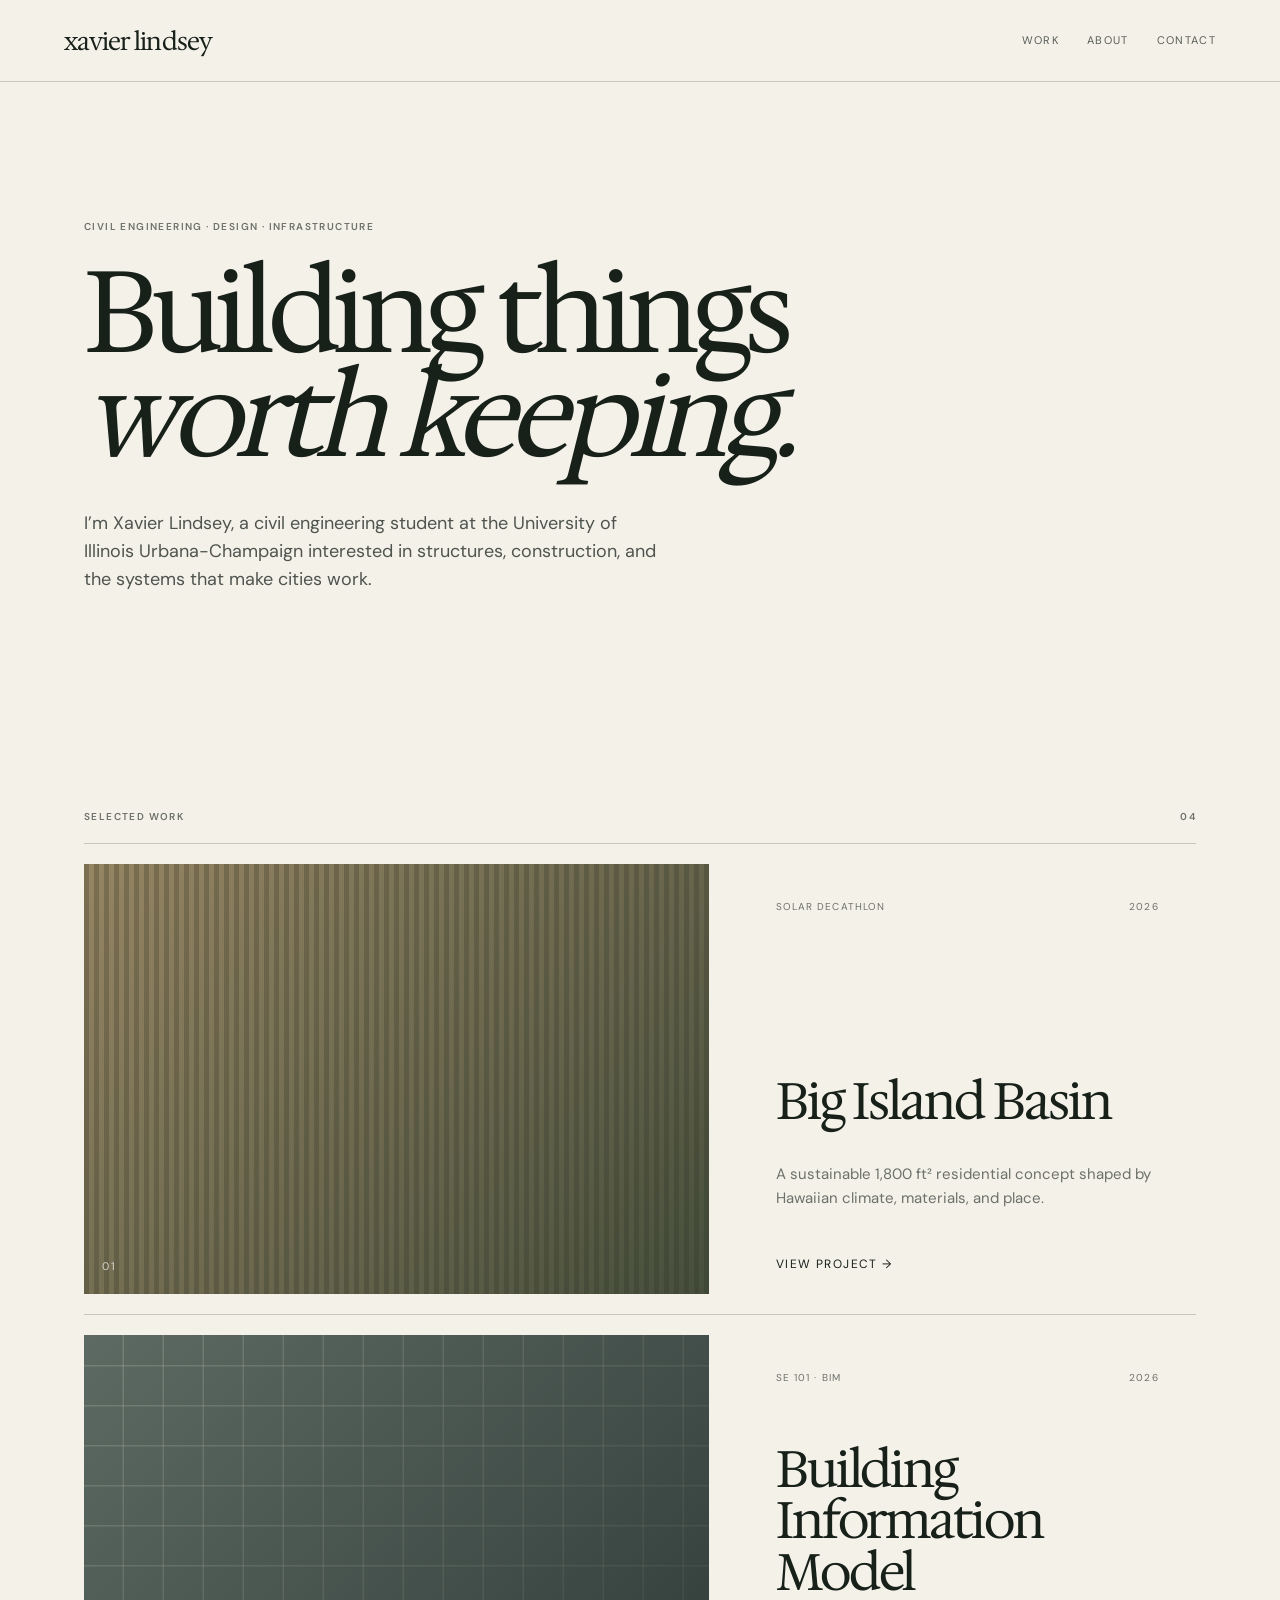
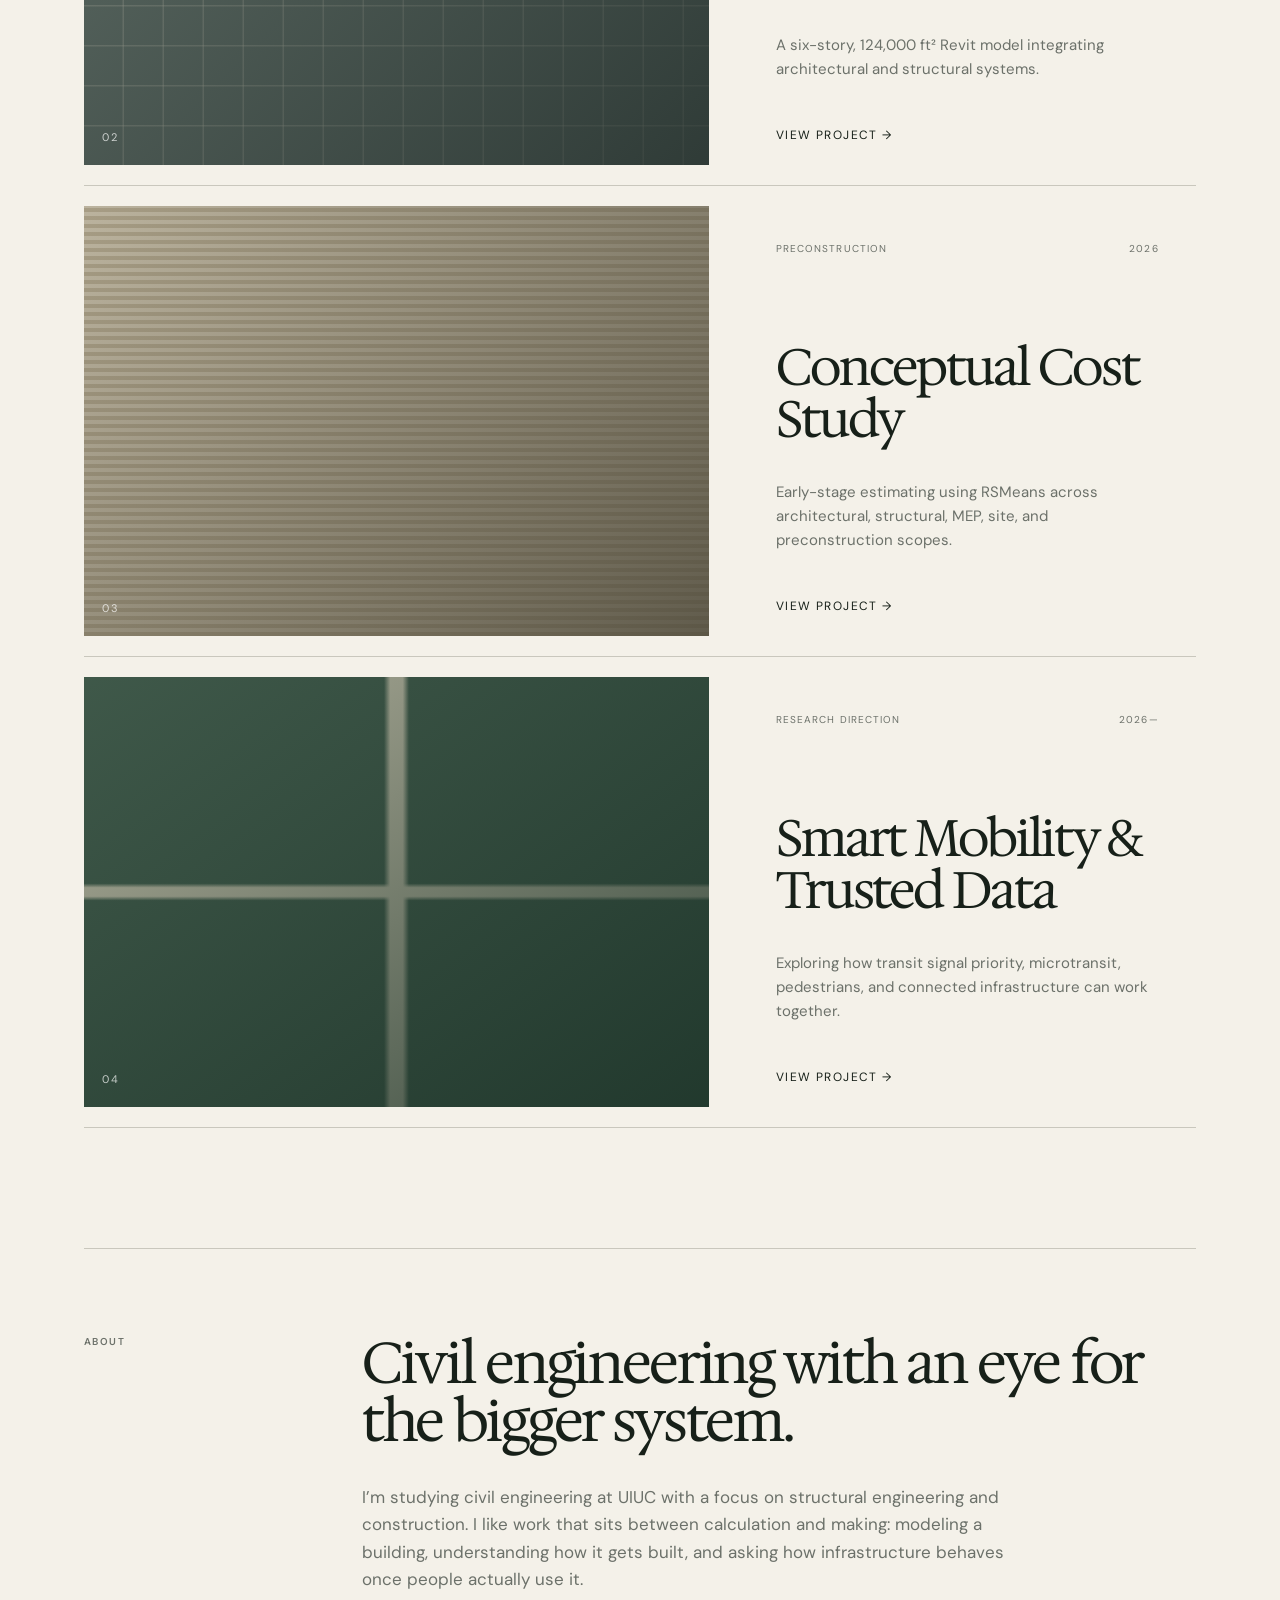
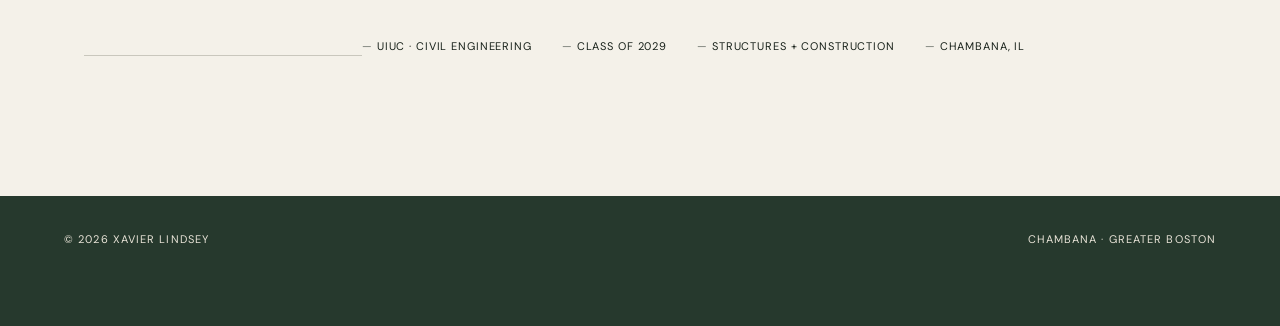
<file: index.html>
<!doctype html>
<html lang="en">
<head>
  <meta charset="utf-8">
  <meta name="viewport" content="width=device-width, initial-scale=1">
  <title>Xavier Lindsey — Civil Engineering</title>
  <meta name="description" content="Xavier Lindsey — civil engineering student, designer, and builder.">
  <link rel="preconnect" href="https://fonts.googleapis.com">
  <link rel="preconnect" href="https://fonts.gstatic.com" crossorigin>
  <link href="https://fonts.googleapis.com/css2?family=DM+Sans:wght@400;500;600&family=Hedvig+Letters+Serif:opsz@12..72&display=swap" rel="stylesheet">
  <link rel="stylesheet" href="style.css">
</head>
<body>
  <header class="site-header">
    <a class="wordmark" href="index.html">xavier lindsey</a>
    <nav>
      <a href="#work">work</a>
      <a href="#about">about</a>
      <a href="mailto:xaviernlindsey@gmail.com">contact</a>
    </nav>
  </header>

  <main>
    <section class="intro">
      <p class="eyebrow">civil engineering · design · infrastructure</p>
      <h1>Building things<br><em>worth keeping.</em></h1>
      <p class="lede">I’m Xavier Lindsey, a civil engineering student at the University of Illinois Urbana-Champaign interested in structures, construction, and the systems that make cities work.</p>
    </section>

    <section id="work" class="work">
      <div class="section-label">Selected work <span>04</span></div>

      <a class="project featured" href="projects/solar-decathlon.html">
        <div class="project-image image-solar"><span>01</span></div>
        <div class="project-meta">
          <div><span>Solar Decathlon</span><span>2026</span></div>
          <h2>Big Island Basin</h2>
          <p>A sustainable 1,800 ft² residential concept shaped by Hawaiian climate, materials, and place.</p>
          <span class="arrow">View project →</span>
        </div>
      </a>

      <a class="project" href="projects/revit.html">
        <div class="project-image image-revit"><span>02</span></div>
        <div class="project-meta">
          <div><span>SE 101 · BIM</span><span>2026</span></div>
          <h2>Building Information Model</h2>
          <p>A six-story, 124,000 ft² Revit model integrating architectural and structural systems.</p>
          <span class="arrow">View project →</span>
        </div>
      </a>

      <a class="project" href="projects/preconstruction.html">
        <div class="project-image image-cost"><span>03</span></div>
        <div class="project-meta">
          <div><span>Preconstruction</span><span>2026</span></div>
          <h2>Conceptual Cost Study</h2>
          <p>Early-stage estimating using RSMeans across architectural, structural, MEP, site, and preconstruction scopes.</p>
          <span class="arrow">View project →</span>
        </div>
      </a>

      <a class="project" href="projects/smart-mobility.html">
        <div class="project-image image-mobility"><span>04</span></div>
        <div class="project-meta">
          <div><span>Research direction</span><span>2026—</span></div>
          <h2>Smart Mobility & Trusted Data</h2>
          <p>Exploring how transit signal priority, microtransit, pedestrians, and connected infrastructure can work together.</p>
          <span class="arrow">View project →</span>
        </div>
      </a>
    </section>

    <section id="about" class="about">
      <div class="section-label">About</div>
      <div>
        <p class="about-big">Civil engineering with an eye for the bigger system.</p>
        <p>I’m studying civil engineering at UIUC with a focus on structural engineering and construction. I like work that sits between calculation and making: modeling a building, understanding how it gets built, and asking how infrastructure behaves once people actually use it.</p>
        <div class="facts">
          <span>UIUC · Civil Engineering</span>
          <span>Class of 2029</span>
          <span>Structures + Construction</span>
          <span>Chambana, IL</span>
        </div>
      </div>
    </section>
  </main>

  <footer>
    <span>© 2026 Xavier Lindsey</span>
    <span>Chambana · Greater Boston</span>
  </footer>
</body>
</html>
</file>
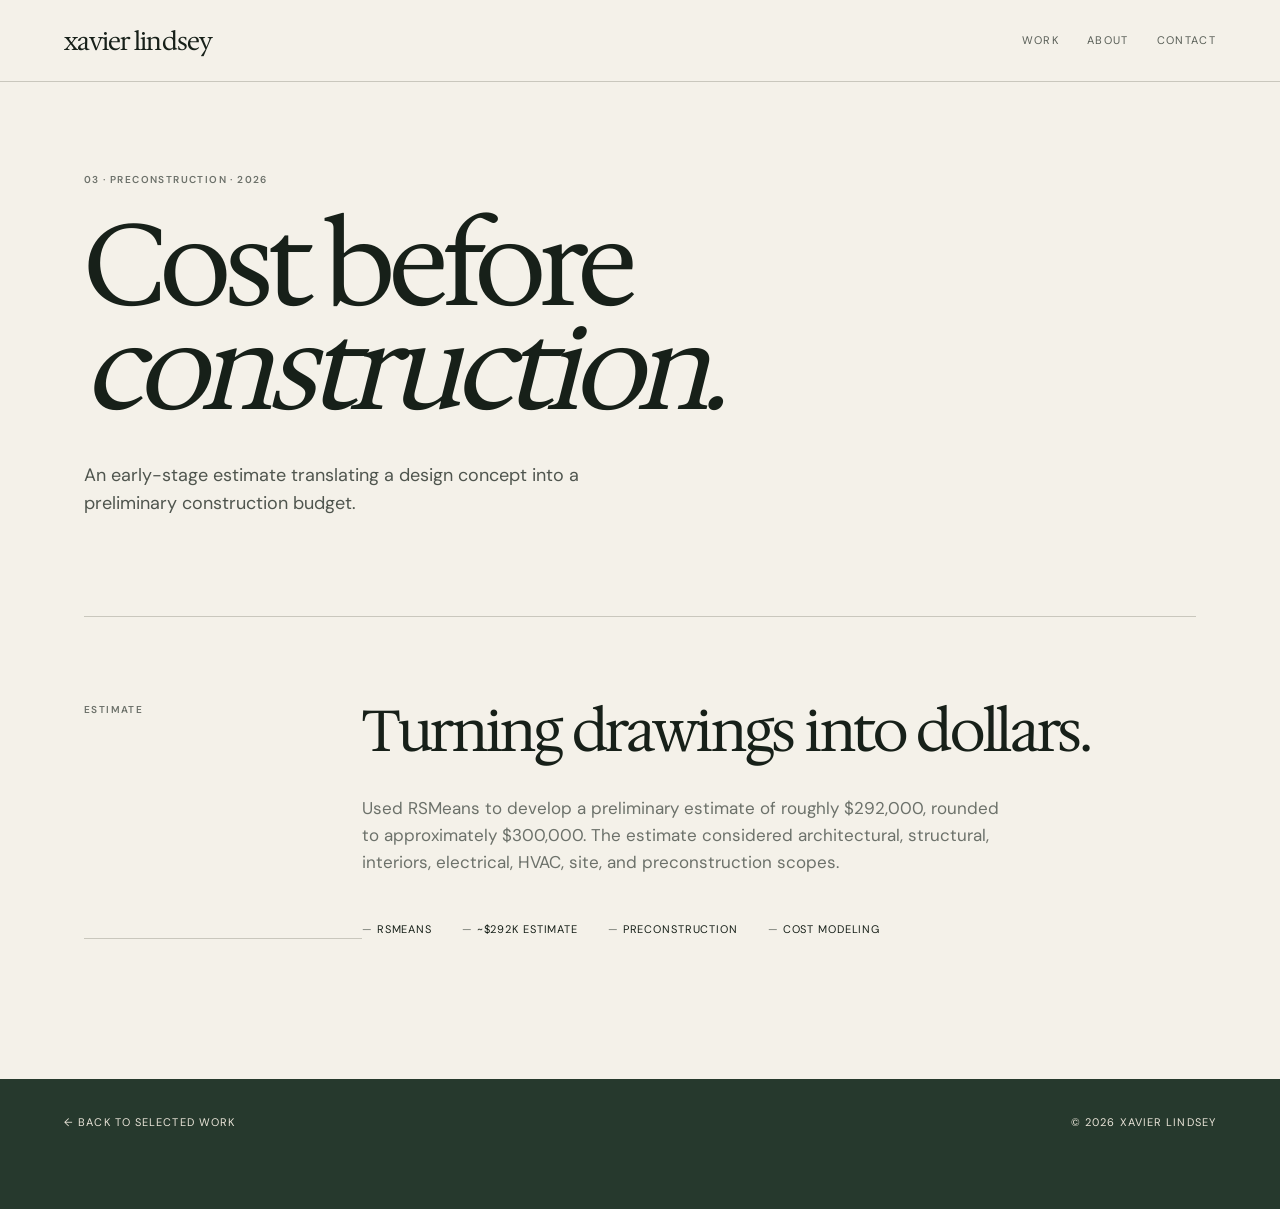
<file: projects/preconstruction.html>
<!doctype html><html lang="en"><head><meta charset="utf-8"><meta name="viewport" content="width=device-width,initial-scale=1"><title>Conceptual Cost Study — Xavier Lindsey</title><link rel="preconnect" href="https://fonts.googleapis.com"><link rel="preconnect" href="https://fonts.gstatic.com" crossorigin><link href="https://fonts.googleapis.com/css2?family=DM+Sans:wght@400;500;600&family=Hedvig+Letters+Serif:opsz@12..72&display=swap" rel="stylesheet"><link rel="stylesheet" href="../style.css"></head><body><header class="site-header"><a class="wordmark" href="../index.html">xavier lindsey</a><nav><a href="../index.html#work">work</a><a href="../index.html#about">about</a><a href="mailto:your-email@example.com">contact</a></nav></header><main><section class="intro" style="min-height:55vh"><p class="eyebrow">03 · preconstruction · 2026</p><h1>Cost before<br><em>construction.</em></h1><p class="lede">An early-stage estimate translating a design concept into a preliminary construction budget.</p></section><section class="about"><div class="section-label">Estimate</div><div><p class="about-big">Turning drawings into dollars.</p><p>Used RSMeans to develop a preliminary estimate of roughly $292,000, rounded to approximately $300,000. The estimate considered architectural, structural, interiors, electrical, HVAC, site, and preconstruction scopes.</p><div class="facts"><span>RSMeans</span><span>~$292k estimate</span><span>Preconstruction</span><span>Cost modeling</span></div></div></section></main><footer><a href="../index.html">← Back to selected work</a><span>© 2026 Xavier Lindsey</span></footer></body></html>
</file>
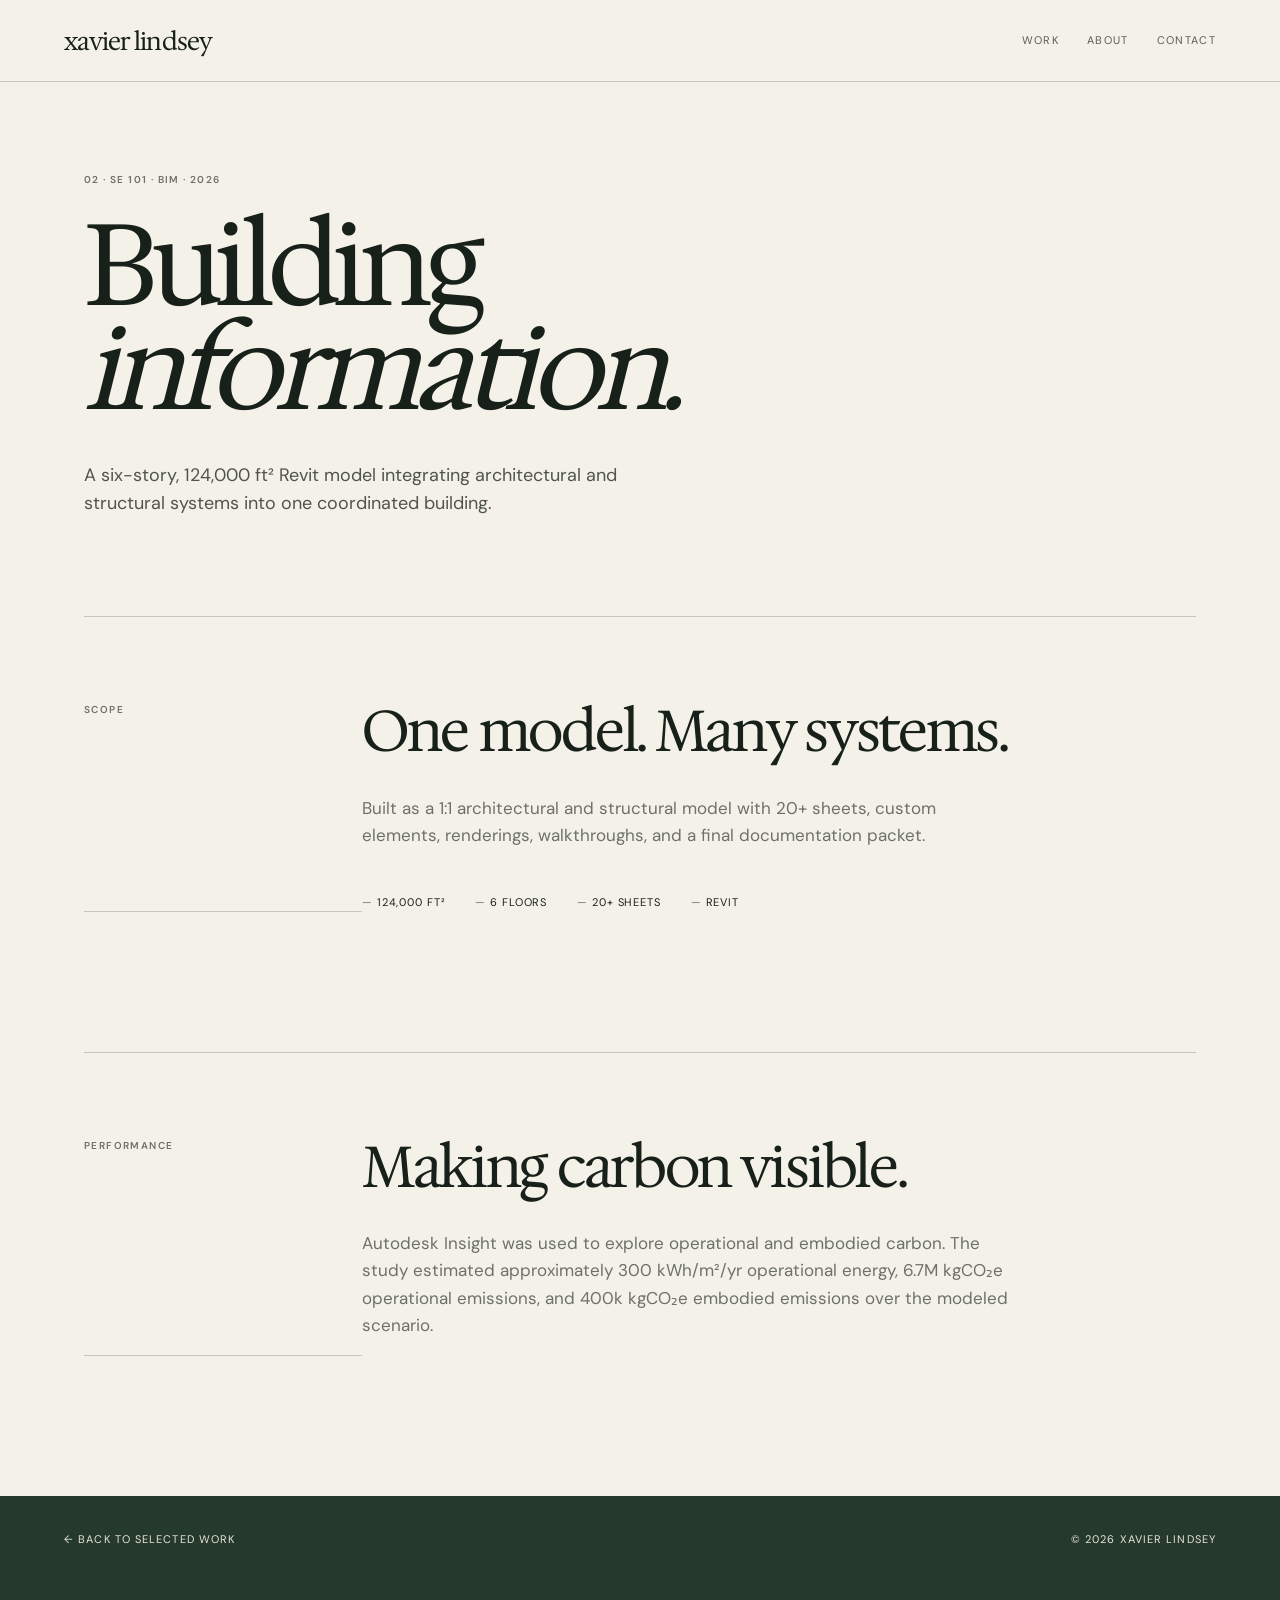
<file: projects/revit.html>
<!doctype html><html lang="en"><head><meta charset="utf-8"><meta name="viewport" content="width=device-width,initial-scale=1"><title>Building Information Model — Xavier Lindsey</title><link rel="preconnect" href="https://fonts.googleapis.com"><link rel="preconnect" href="https://fonts.gstatic.com" crossorigin><link href="https://fonts.googleapis.com/css2?family=DM+Sans:wght@400;500;600&family=Hedvig+Letters+Serif:opsz@12..72&display=swap" rel="stylesheet"><link rel="stylesheet" href="../style.css"></head><body><header class="site-header"><a class="wordmark" href="../index.html">xavier lindsey</a><nav><a href="../index.html#work">work</a><a href="../index.html#about">about</a><a href="mailto:your-email@example.com">contact</a></nav></header><main><section class="intro" style="min-height:55vh"><p class="eyebrow">02 · SE 101 · BIM · 2026</p><h1>Building<br><em>information.</em></h1><p class="lede">A six-story, 124,000 ft² Revit model integrating architectural and structural systems into one coordinated building.</p></section><section class="about"><div class="section-label">Scope</div><div><p class="about-big">One model. Many systems.</p><p>Built as a 1:1 architectural and structural model with 20+ sheets, custom elements, renderings, walkthroughs, and a final documentation packet.</p><div class="facts"><span>124,000 ft²</span><span>6 floors</span><span>20+ sheets</span><span>Revit</span></div></div></section><section class="about"><div class="section-label">Performance</div><div><p class="about-big">Making carbon visible.</p><p>Autodesk Insight was used to explore operational and embodied carbon. The study estimated approximately 300 kWh/m²/yr operational energy, 6.7M kgCO₂e operational emissions, and 400k kgCO₂e embodied emissions over the modeled scenario.</p></div></section></main><footer><a href="../index.html">← Back to selected work</a><span>© 2026 Xavier Lindsey</span></footer></body></html>
</file>
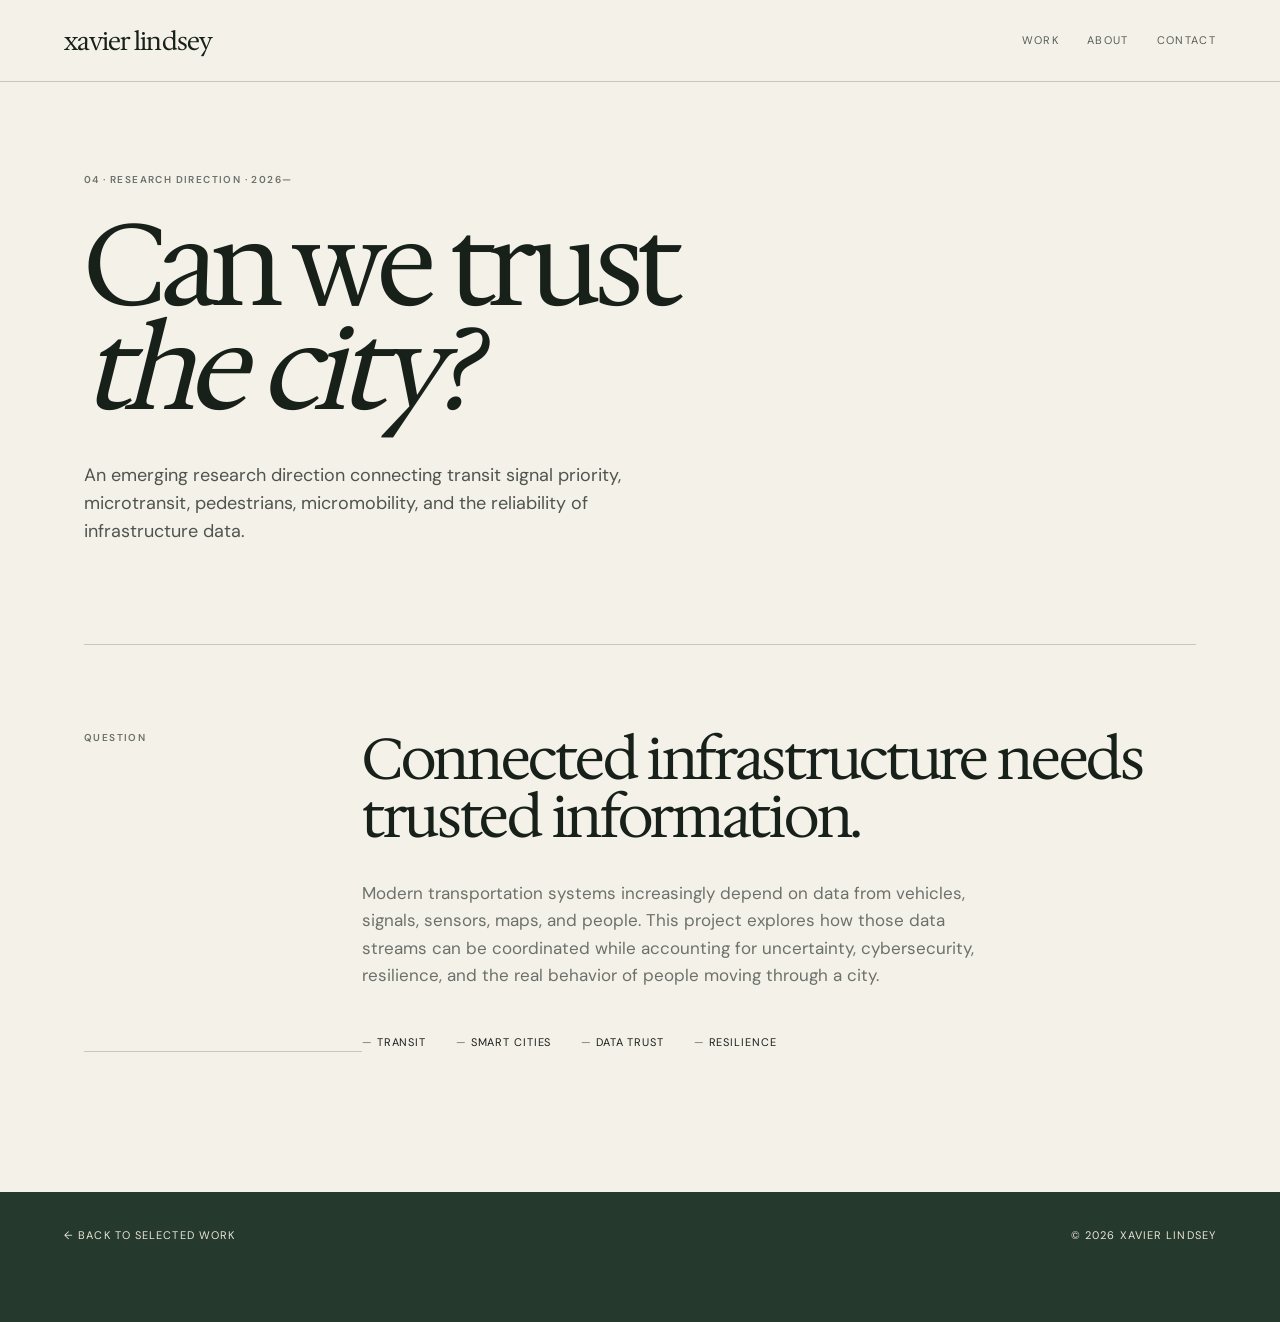
<file: projects/smart-mobility.html>
<!doctype html><html lang="en"><head><meta charset="utf-8"><meta name="viewport" content="width=device-width,initial-scale=1"><title>Smart Mobility & Trusted Data — Xavier Lindsey</title><link rel="preconnect" href="https://fonts.googleapis.com"><link rel="preconnect" href="https://fonts.gstatic.com" crossorigin><link href="https://fonts.googleapis.com/css2?family=DM+Sans:wght@400;500;600&family=Hedvig+Letters+Serif:opsz@12..72&display=swap" rel="stylesheet"><link rel="stylesheet" href="../style.css"></head><body><header class="site-header"><a class="wordmark" href="../index.html">xavier lindsey</a><nav><a href="../index.html#work">work</a><a href="../index.html#about">about</a><a href="mailto:your-email@example.com">contact</a></nav></header><main><section class="intro" style="min-height:55vh"><p class="eyebrow">04 · research direction · 2026—</p><h1>Can we trust<br><em>the city?</em></h1><p class="lede">An emerging research direction connecting transit signal priority, microtransit, pedestrians, micromobility, and the reliability of infrastructure data.</p></section><section class="about"><div class="section-label">Question</div><div><p class="about-big">Connected infrastructure needs trusted information.</p><p>Modern transportation systems increasingly depend on data from vehicles, signals, sensors, maps, and people. This project explores how those data streams can be coordinated while accounting for uncertainty, cybersecurity, resilience, and the real behavior of people moving through a city.</p><div class="facts"><span>Transit</span><span>Smart cities</span><span>Data trust</span><span>Resilience</span></div></div></section></main><footer><a href="../index.html">← Back to selected work</a><span>© 2026 Xavier Lindsey</span></footer></body></html>
</file>
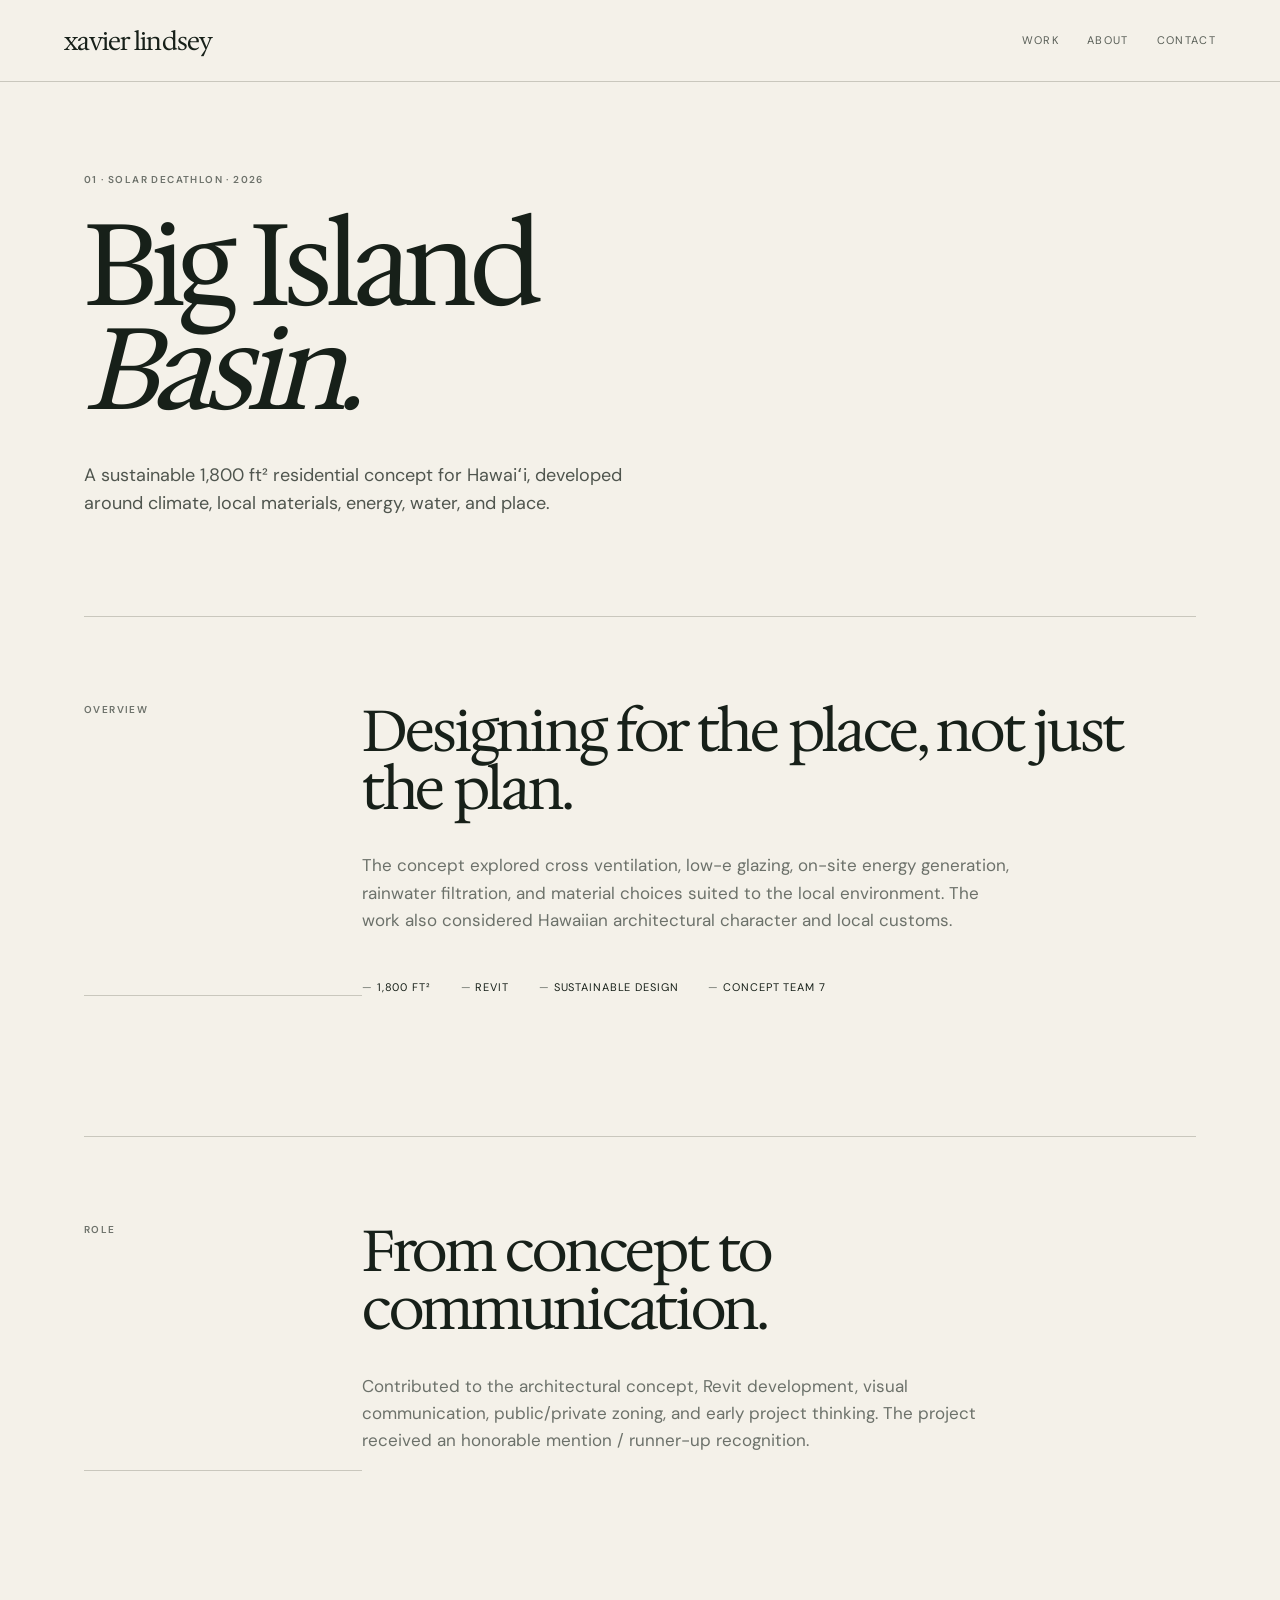
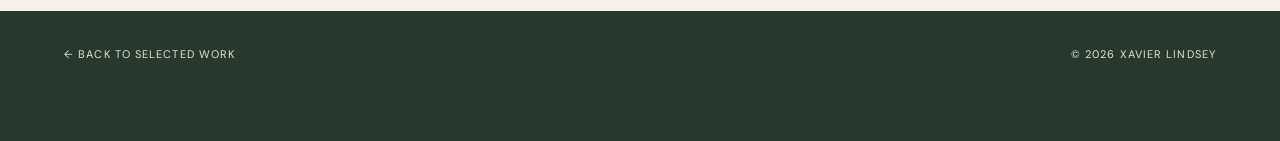
<file: projects/solar-decathlon.html>
<!doctype html><html lang="en"><head><meta charset="utf-8"><meta name="viewport" content="width=device-width,initial-scale=1"><title>Big Island Basin — Xavier Lindsey</title><link rel="preconnect" href="https://fonts.googleapis.com"><link rel="preconnect" href="https://fonts.gstatic.com" crossorigin><link href="https://fonts.googleapis.com/css2?family=DM+Sans:wght@400;500;600&family=Hedvig+Letters+Serif:opsz@12..72&display=swap" rel="stylesheet"><link rel="stylesheet" href="../style.css"></head><body><header class="site-header"><a class="wordmark" href="../index.html">xavier lindsey</a><nav><a href="../index.html#work">work</a><a href="../index.html#about">about</a><a href="mailto:your-email@example.com">contact</a></nav></header><main><section class="intro" style="min-height:55vh"><p class="eyebrow">01 · solar decathlon · 2026</p><h1>Big Island<br><em>Basin.</em></h1><p class="lede">A sustainable 1,800 ft² residential concept for Hawaiʻi, developed around climate, local materials, energy, water, and place.</p></section><section class="about"><div class="section-label">Overview</div><div><p class="about-big">Designing for the place, not just the plan.</p><p>The concept explored cross ventilation, low-e glazing, on-site energy generation, rainwater filtration, and material choices suited to the local environment. The work also considered Hawaiian architectural character and local customs.</p><div class="facts"><span>1,800 ft²</span><span>Revit</span><span>Sustainable design</span><span>Concept team 7</span></div></div></section><section class="about"><div class="section-label">Role</div><div><p class="about-big">From concept to communication.</p><p>Contributed to the architectural concept, Revit development, visual communication, public/private zoning, and early project thinking. The project received an honorable mention / runner-up recognition.</p></div></section></main><footer><a href="../index.html">← Back to selected work</a><span>© 2026 Xavier Lindsey</span></footer></body></html>
</file>
<file: style.css>
:root {
  --paper: #f4f1e9;
  --ink: #172019;
  --muted: #6c716a;
  --line: #c9c7bd;
  --forest: #26392d;
  --cream: #e8e2d3;
  --serif: "Hedvig Letters Serif", Georgia, serif;
  --sans: "DM Sans", Arial, sans-serif;
}

* { box-sizing: border-box; }
html { scroll-behavior: smooth; }
body {
  margin: 0;
  background: var(--paper);
  color: var(--ink);
  font-family: var(--sans);
  font-size: 15px;
  line-height: 1.6;
}
a { color: inherit; text-decoration: none; }

.site-header {
  height: 82px;
  padding: 0 5vw;
  display: flex;
  align-items: center;
  justify-content: space-between;
  border-bottom: 1px solid var(--line);
}
.wordmark {
  font-family: var(--serif);
  font-size: 25px;
  letter-spacing: -.03em;
}
nav { display: flex; gap: 28px; text-transform: uppercase; font-size: 11px; letter-spacing: .12em; }
nav a { opacity: .7; }
nav a:hover { opacity: 1; }

main { max-width: 1240px; margin: 0 auto; padding: 0 5vw; }
.intro { min-height: 73vh; display: flex; flex-direction: column; justify-content: center; max-width: 900px; padding: 80px 0; }
.eyebrow, .section-label {
  text-transform: uppercase;
  letter-spacing: .14em;
  font-size: 10px;
  font-weight: 600;
}
.eyebrow { color: var(--muted); margin-bottom: 25px; }
h1 {
  font-family: var(--serif);
  font-size: clamp(60px, 9vw, 126px);
  line-height: .9;
  font-weight: 400;
  letter-spacing: -.055em;
  margin: 0;
}
h1 em { font-style: italic; }
.lede { max-width: 580px; font-size: 18px; line-height: 1.55; margin-top: 42px; color: #4f554e; }

.work { padding: 70px 0 120px; }
.section-label {
  display: flex;
  justify-content: space-between;
  padding-bottom: 18px;
  border-bottom: 1px solid var(--line);
  color: var(--muted);
}
.project {
  display: grid;
  grid-template-columns: 58% 42%;
  border-bottom: 1px solid var(--line);
  min-height: 430px;
  transition: padding .35s ease;
}
.project:hover { padding: 0 12px; }
.project-image {
  min-height: 430px;
  margin: 20px 20px 20px 0;
  position: relative;
  overflow: hidden;
  display: flex;
  align-items: flex-end;
  padding: 18px;
}
.project-image span {
  color: rgba(255,255,255,.72);
  font-size: 11px;
  letter-spacing: .15em;
}
.image-solar {
  background:
    linear-gradient(135deg, rgba(35,53,42,.2), rgba(35,53,42,.75)),
    repeating-linear-gradient(90deg, #927d5b 0 5px, #b29a72 5px 10px);
}
.image-revit {
  background:
    linear-gradient(135deg, rgba(31,42,39,.25), rgba(31,42,39,.8)),
    repeating-linear-gradient(0deg, transparent 0 38px, rgba(235,229,211,.3) 39px 40px),
    repeating-linear-gradient(90deg, transparent 0 38px, rgba(235,229,211,.3) 39px 40px),
    #718078;
}
.image-cost {
  background:
    linear-gradient(135deg, rgba(69,65,51,.15), rgba(69,65,51,.8)),
    repeating-linear-gradient(0deg, #b8ad93 0 4px, #d0c7b1 4px 8px);
}
.image-mobility {
  background:
    linear-gradient(145deg, rgba(27,50,39,.2), rgba(27,50,39,.85)),
    linear-gradient(90deg, transparent 48%, #d9d1bb 49% 51%, transparent 52%),
    linear-gradient(0deg, transparent 48%, #d9d1bb 49% 51%, transparent 52%),
    #486252;
}
.project-meta { padding: 55px 8% 40px 10%; display: flex; flex-direction: column; }
.project-meta > div:first-child { display: flex; justify-content: space-between; text-transform: uppercase; font-size: 10px; letter-spacing: .11em; color: var(--muted); }
.project h2 {
  font-family: var(--serif);
  font-size: clamp(34px, 4vw, 58px);
  line-height: 1;
  font-weight: 400;
  letter-spacing: -.04em;
  margin: auto 0 20px;
}
.project p { color: var(--muted); max-width: 380px; }
.arrow { margin-top: 30px; font-size: 12px; text-transform: uppercase; letter-spacing: .12em; }

.about {
  display: grid;
  grid-template-columns: 25% 75%;
  border-top: 1px solid var(--line);
  padding: 85px 0 140px;
}
.about-big {
  font-family: var(--serif);
  font-size: clamp(34px, 4.5vw, 62px);
  line-height: 1;
  letter-spacing: -.04em;
  max-width: 800px;
  margin: 0 0 35px;
}
.project-image img {
  width: 100%;
  height: 100%;
  object-fit: cover;
  display: block;
}
.about > div:last-child > p:not(.about-big) { max-width: 650px; color: var(--muted); font-size: 17px; }
.facts { display: flex; flex-wrap: wrap; gap: 10px 30px; margin-top: 45px; font-size: 11px; text-transform: uppercase; letter-spacing: .08em; }
.facts span::before { content: "— "; color: var(--muted); }

footer {
  background: var(--forest);
  color: #e9e4d8;
  min-height: 130px;
  padding: 35px 5vw;
  display: flex;
  justify-content: space-between;
  font-size: 11px;
  text-transform: uppercase;
  letter-spacing: .1em;
}

@media (max-width: 720px) {
  .site-header { height: 68px; }
  nav { gap: 15px; font-size: 9px; }
  .intro { min-height: 70vh; padding: 70px 0; }
  h1 { font-size: clamp(54px, 16vw, 90px); }
  .lede { font-size: 16px; }
  .project { grid-template-columns: 1fr; min-height: 0; }
  .project-image { min-height: 280px; margin-right: 0; }
  .project-meta { padding: 35px 0 45px; }
  .project h2 { margin-top: 65px; }
  .about { grid-template-columns: 1fr; gap: 35px; }
  footer { flex-direction: column; gap: 10px; }
}

@media (prefers-reduced-motion: reduce) { html { scroll-behavior: auto; } *, *::before, *::after { animation-duration: .01ms !important; animation-iteration-count: 1 !important; scroll-behavior: auto !important; transition-duration: .01ms !important; } }
</file>
